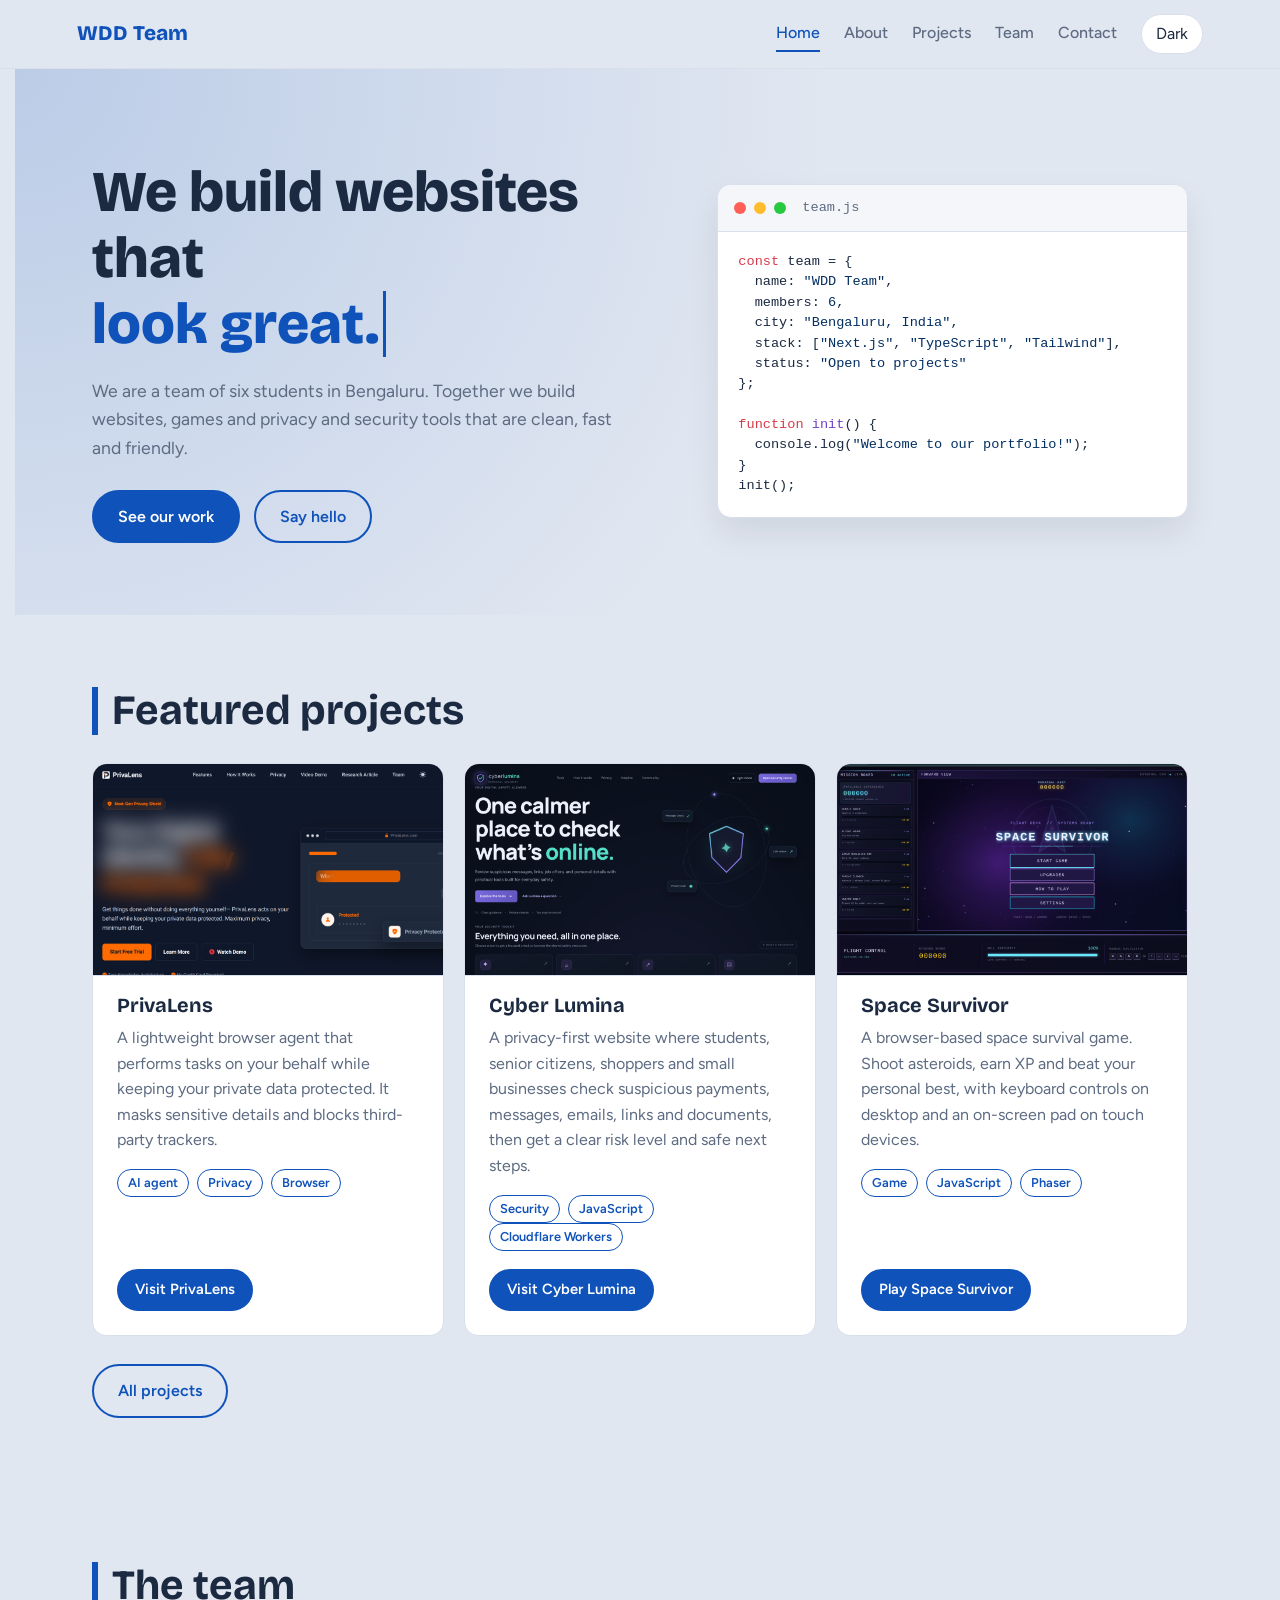
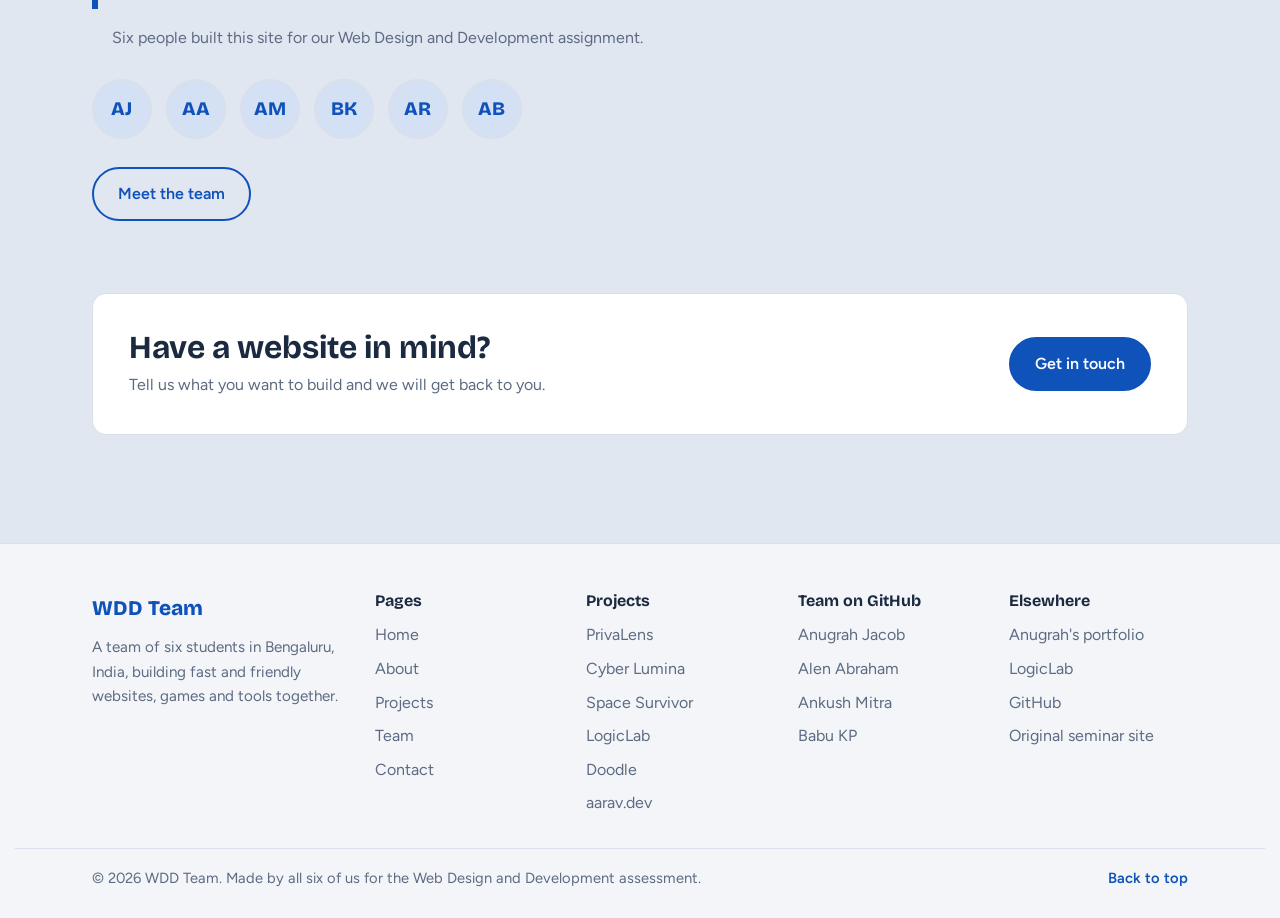
<file: index.html>
<!DOCTYPE html>
<html lang="en">
<head>
  <meta charset="UTF-8">
  <meta name="viewport" content="width=device-width, initial-scale=1">
  <title>Home | WDD Team</title>
  <meta name="description" content="Team portfolio: six students in Bengaluru building websites, games and privacy and security tools.">
  <link rel="icon" href="data:image/svg+xml,%3Csvg xmlns='http://www.w3.org/2000/svg' viewBox='0 0 64 64'%3E%3Crect width='64' height='64' rx='14' fill='%230f52ba'/%3E%3Ctext x='32' y='43' font-size='30' font-family='sans-serif' font-weight='800' text-anchor='middle' fill='white'%3EWT%3C/text%3E%3C/svg%3E">

  <!-- Google Fonts -->
  <link rel="preconnect" href="https://fonts.googleapis.com">
  <link rel="preconnect" href="https://fonts.gstatic.com" crossorigin>
  <link href="https://fonts.googleapis.com/css2?family=Bricolage+Grotesque:wght@600;800&family=Figtree:wght@400;500;600&display=swap" rel="stylesheet">

  <!-- Apply the saved theme before the page paints -->
  <script>try{document.documentElement.setAttribute("data-theme",localStorage.getItem("theme")||"light")}catch(e){}</script>

  <link rel="stylesheet" href="style.css">
</head>
<body id="top">

  <a class="skip-link" href="#main">Skip to content</a>
  <header class="site-header">
    <a href="index.html" class="logo">WDD Team</a>

    <button class="menu-toggle" id="menuToggle" aria-label="Open menu" aria-expanded="false" aria-controls="nav">Menu</button>

    <nav class="nav" id="nav" aria-label="Main">
      <a href="index.html" aria-current="page">Home</a>
      <a href="about.html">About</a>
      <a href="projects.html">Projects</a>
      <a href="team.html">Team</a>
      <a href="contact.html">Contact</a>
      <button class="theme-toggle" id="themeToggle" aria-label="Switch light or dark theme">Dark</button>
    </nav>
  </header>

  <main id="main">
    <section class="hero" id="home">
      <div class="hero-content">
        <h1>We build websites that <span id="typed" class="typed"></span></h1>
        <p class="hero-text">
          We are a team of six students in Bengaluru. Together we build websites, games
          and privacy and security tools that are clean, fast and friendly.
        </p>
        <div class="hero-actions">
          <a href="projects.html" class="btn btn-primary">See our work</a>
          <a href="contact.html" class="btn btn-ghost">Say hello</a>
        </div>
      </div>

      <div class="hero-card-visual">
        <div class="code-window">
          <div class="window-header">
            <span class="dot red"></span>
            <span class="dot yellow"></span>
            <span class="dot green"></span>
            <span class="window-title">team.js</span>
          </div>
          <pre class="code-body"><code><span class="keyword">const</span> team = {
  name: <span class="string">"WDD Team"</span>,
  members: <span class="string">6</span>,
  city: <span class="string">"Bengaluru, India"</span>,
  stack: [<span class="string">"Next.js"</span>, <span class="string">"TypeScript"</span>, <span class="string">"Tailwind"</span>],
  status: <span class="string">"Open to projects"</span>
};

<span class="keyword">function</span> <span class="function">init</span>() {
  console.log(<span class="string">"Welcome to our portfolio!"</span>);
}
init();</code></pre>
        </div>
      </div>
    </section>

    <section class="section" aria-labelledby="featuredTitle">
      <h2 id="featuredTitle">Featured projects</h2>
      <div class="cards">
        <article class="card" data-category="ai">
          <div class="card-media" aria-hidden="true"><span>P</span><img src="img/privalens.png" alt="" width="1200" height="726" loading="lazy" referrerpolicy="no-referrer"></div>
          <h3>PrivaLens</h3>
          <p>A lightweight browser agent that performs tasks on your behalf while keeping your private data protected. It masks sensitive details and blocks third-party trackers.</p>
          <div class="tags"><span class="tag">AI agent</span> <span class="tag">Privacy</span> <span class="tag">Browser</span></div>
          <div class="card-actions">
            <a class="btn btn-primary btn-small" href="https://privalens.ai.studio/" target="_blank" rel="noopener noreferrer">Visit PrivaLens</a>
            
          </div>
        </article>
        <article class="card" data-category="security">
          <div class="card-media" aria-hidden="true"><span>C</span><img src="img/cyber-lumina.png" alt="" width="1200" height="726" loading="lazy" referrerpolicy="no-referrer"></div>
          <h3>Cyber Lumina</h3>
          <p>A privacy-first website where students, senior citizens, shoppers and small businesses check suspicious payments, messages, emails, links and documents, then get a clear risk level and safe next steps.</p>
          <div class="tags"><span class="tag">Security</span> <span class="tag">JavaScript</span> <span class="tag">Cloudflare Workers</span></div>
          <div class="card-actions">
            <a class="btn btn-primary btn-small" href="https://site-sentinel-api.anugrahjacob.workers.dev/" target="_blank" rel="noopener noreferrer">Visit Cyber Lumina</a>
            
          </div>
        </article>
        <article class="card" data-category="games">
          <div class="card-media" aria-hidden="true"><span>S</span><img src="img/space-survivor.png" alt="" width="1200" height="726" loading="lazy" referrerpolicy="no-referrer"></div>
          <h3>Space Survivor</h3>
          <p>A browser-based space survival game. Shoot asteroids, earn XP and beat your personal best, with keyboard controls on desktop and an on-screen pad on touch devices.</p>
          <div class="tags"><span class="tag">Game</span> <span class="tag">JavaScript</span> <span class="tag">Phaser</span></div>
          <div class="card-actions">
            <a class="btn btn-primary btn-small" href="https://space-survivor-4c65b.web.app/" target="_blank" rel="noopener noreferrer">Play Space Survivor</a>
            
          </div>
        </article>
      </div>
      <p class="section-link"><a class="btn btn-ghost" href="projects.html">All projects</a></p>
    </section>

    <section class="section" aria-labelledby="teamTitle">
      <h2 id="teamTitle">The team</h2>
      <p class="section-intro">Six people built this site for our Web Design and Development assignment.</p>
      <div class="avatar-row">
          <a href="https://github.com/Anugrah-Jacob" target="_blank" rel="noopener noreferrer" aria-label="Anugrah Jacob on GitHub" title="Anugrah Jacob"><div class="avatar" aria-hidden="true">AJ<img src="https://github.com/Anugrah-Jacob.png?size=144" alt="" width="72" height="72" loading="lazy" referrerpolicy="no-referrer"></div></a>
          <a href="https://github.com/elysianLens" target="_blank" rel="noopener noreferrer" aria-label="Alen Abraham on GitHub" title="Alen Abraham"><div class="avatar" aria-hidden="true">AA<img src="https://github.com/elysianLens.png?size=144" alt="" width="72" height="72" loading="lazy" referrerpolicy="no-referrer"></div></a>
          <a href="https://github.com/ankushh-m" target="_blank" rel="noopener noreferrer" aria-label="Ankush Mitra on GitHub" title="Ankush Mitra"><div class="avatar" aria-hidden="true">AM<img src="https://github.com/ankushh-m.png?size=144" alt="" width="72" height="72" loading="lazy" referrerpolicy="no-referrer"></div></a>
          <a href="https://github.com/kpbabu669" target="_blank" rel="noopener noreferrer" aria-label="Babu KP on GitHub" title="Babu KP"><div class="avatar" aria-hidden="true">BK<img src="https://github.com/kpbabu669.png?size=144" alt="" width="72" height="72" loading="lazy" referrerpolicy="no-referrer"></div></a>
          <span title="Aayush R" role="img" aria-label="Aayush R"><div class="avatar" aria-hidden="true">AR</div></span>
          <span title="Abin Binesh" role="img" aria-label="Abin Binesh"><div class="avatar" aria-hidden="true">AB</div></span>
      </div>
      <p class="section-link"><a class="btn btn-ghost" href="team.html">Meet the team</a></p>
    </section>

    <section class="cta" aria-labelledby="ctaTitle">
      <div class="cta-inner">
        <div>
          <h2 id="ctaTitle">Have a website in mind?</h2>
          <p>Tell us what you want to build and we will get back to you.</p>
        </div>
        <a href="contact.html" class="btn btn-primary">Get in touch</a>
      </div>
    </section>
  </main>

  <footer class="footer">
    <div class="footer-grid">
      <div class="footer-brand">
        <a href="index.html" class="logo">WDD Team</a>
        <p>A team of six students in Bengaluru, India, building fast and friendly websites, games and tools together.</p>
      </div>
      <nav aria-label="Pages">
        <h2>Pages</h2>
        <ul>
          <li><a href="index.html">Home</a></li>
          <li><a href="about.html">About</a></li>
          <li><a href="projects.html">Projects</a></li>
          <li><a href="team.html">Team</a></li>
          <li><a href="contact.html">Contact</a></li>
        </ul>
      </nav>
      <nav aria-label="Projects">
        <h2>Projects</h2>
        <ul>
          <li><a href="https://privalens.ai.studio/" target="_blank" rel="noopener noreferrer">PrivaLens</a></li>
          <li><a href="https://site-sentinel-api.anugrahjacob.workers.dev/" target="_blank" rel="noopener noreferrer">Cyber Lumina</a></li>
          <li><a href="https://space-survivor-4c65b.web.app/" target="_blank" rel="noopener noreferrer">Space Survivor</a></li>
          <li><a href="https://logiclab.anogre.com/" target="_blank" rel="noopener noreferrer">LogicLab</a></li>
          <li><a href="https://github.com/ankushh-m/Doodle" target="_blank" rel="noopener noreferrer">Doodle</a></li>
          <li><a href="https://ankushh-m.github.io/WDD-Seminar/#home" target="_blank" rel="noopener noreferrer">aarav.dev</a></li>
        </ul>
      </nav>
      <nav aria-label="Team on GitHub">
        <h2>Team on GitHub</h2>
        <ul>
          <li><a href="https://github.com/Anugrah-Jacob" target="_blank" rel="noopener noreferrer">Anugrah Jacob</a></li>
          <li><a href="https://github.com/elysianLens" target="_blank" rel="noopener noreferrer">Alen Abraham</a></li>
          <li><a href="https://github.com/ankushh-m" target="_blank" rel="noopener noreferrer">Ankush Mitra</a></li>
          <li><a href="https://github.com/kpbabu669" target="_blank" rel="noopener noreferrer">Babu KP</a></li>
        </ul>
      </nav>
      <nav aria-label="Elsewhere">
        <h2>Elsewhere</h2>
        <ul>
          <li><a href="https://anugrah.anogre.com/" target="_blank" rel="noopener noreferrer">Anugrah's portfolio</a></li>
          <li><a href="https://logiclab.anogre.com/" target="_blank" rel="noopener noreferrer">LogicLab</a></li>
          <li><a href="https://github.com/Anugrah-Jacob" target="_blank" rel="noopener noreferrer">GitHub</a></li>
          <li><a href="https://ankushh-m.github.io/WDD-Seminar/" target="_blank" rel="noopener noreferrer">Original seminar site</a></li>
        </ul>
      </nav>
    </div>
    <div class="footer-bottom">
      <p>&copy; 2026 WDD Team. Made by all six of us for the Web Design and Development assessment.</p>
      <a href="#top">Back to top</a>
    </div>
  </footer>

  <script src="script.js"></script>
</body>
</html>
</file>
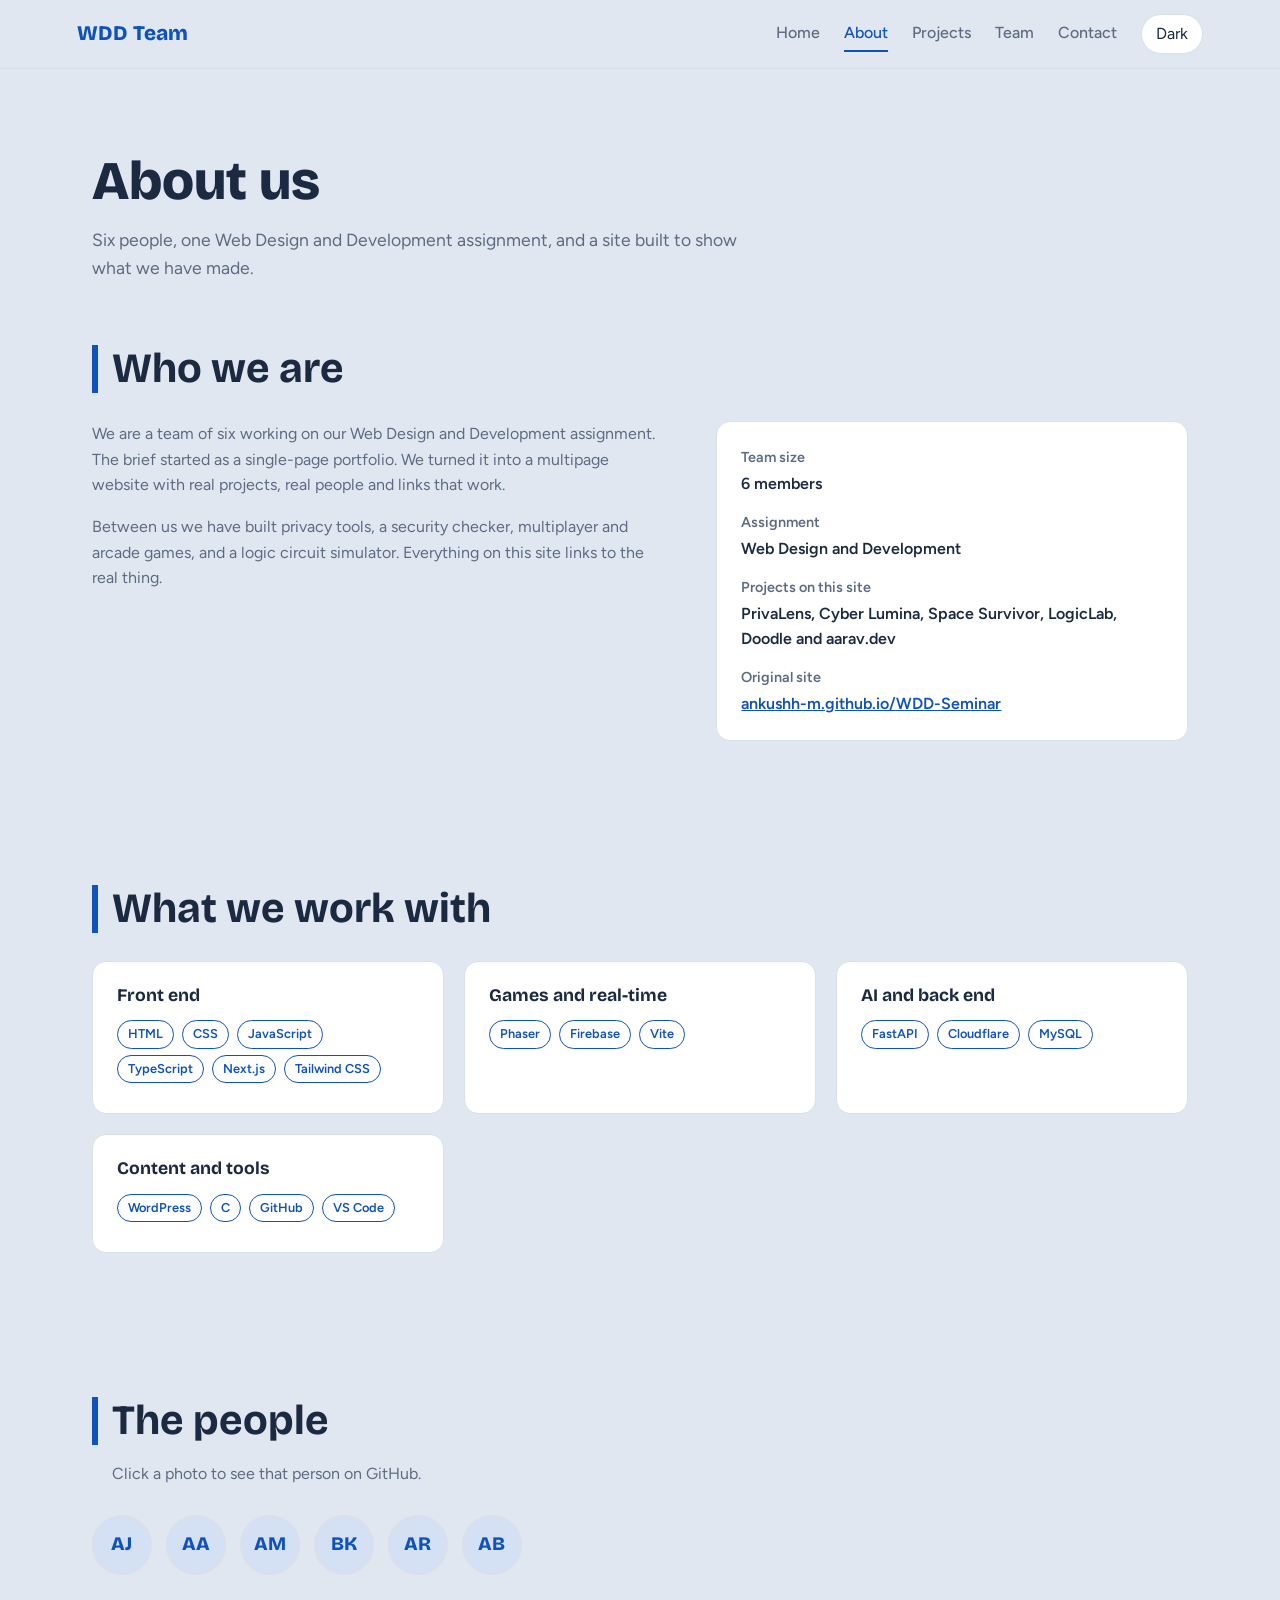
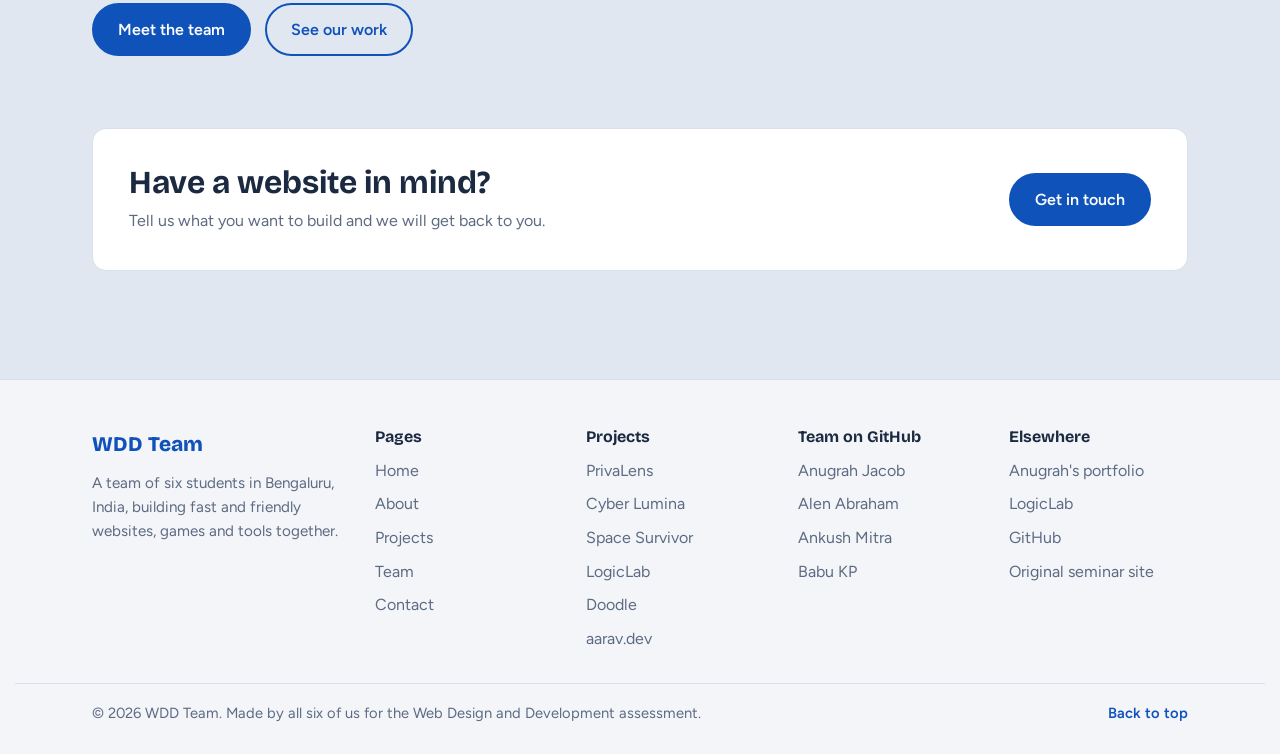
<file: about.html>
<!DOCTYPE html>
<html lang="en">
<head>
  <meta charset="UTF-8">
  <meta name="viewport" content="width=device-width, initial-scale=1">
  <title>About | WDD Team</title>
  <meta name="description" content="About the team behind this site: who we are, what we build with and what we have made.">
  <link rel="icon" href="data:image/svg+xml,%3Csvg xmlns='http://www.w3.org/2000/svg' viewBox='0 0 64 64'%3E%3Crect width='64' height='64' rx='14' fill='%230f52ba'/%3E%3Ctext x='32' y='43' font-size='30' font-family='sans-serif' font-weight='800' text-anchor='middle' fill='white'%3EWT%3C/text%3E%3C/svg%3E">

  <!-- Google Fonts -->
  <link rel="preconnect" href="https://fonts.googleapis.com">
  <link rel="preconnect" href="https://fonts.gstatic.com" crossorigin>
  <link href="https://fonts.googleapis.com/css2?family=Bricolage+Grotesque:wght@600;800&family=Figtree:wght@400;500;600&display=swap" rel="stylesheet">

  <!-- Apply the saved theme before the page paints -->
  <script>try{document.documentElement.setAttribute("data-theme",localStorage.getItem("theme")||"light")}catch(e){}</script>

  <link rel="stylesheet" href="style.css">
</head>
<body id="top">

  <a class="skip-link" href="#main">Skip to content</a>
  <header class="site-header">
    <a href="index.html" class="logo">WDD Team</a>

    <button class="menu-toggle" id="menuToggle" aria-label="Open menu" aria-expanded="false" aria-controls="nav">Menu</button>

    <nav class="nav" id="nav" aria-label="Main">
      <a href="index.html">Home</a>
      <a href="about.html" aria-current="page">About</a>
      <a href="projects.html">Projects</a>
      <a href="team.html">Team</a>
      <a href="contact.html">Contact</a>
      <button class="theme-toggle" id="themeToggle" aria-label="Switch light or dark theme">Dark</button>
    </nav>
  </header>

  <main id="main">
    <div class="page-head">
      <h1>About us</h1>
      <p>Six people, one Web Design and Development assignment, and a site built to show what we have made.</p>
    </div>

    <section class="section" aria-labelledby="whoTitle">
      <h2 id="whoTitle">Who we are</h2>
      <div class="about-grid">
        <div>
          <p>
            We are a team of six working on our Web Design and Development assignment.
            The brief started as a single-page portfolio. We turned it into a multipage
            website with real projects, real people and links that work.
          </p>
          <p>
            Between us we have built privacy tools, a security checker, multiplayer and
            arcade games, and a logic circuit simulator. Everything on this site links to
            the real thing.
          </p>
        </div>
        <ul class="facts">
          <li><strong>Team size</strong><span>6 members</span></li>
          <li><strong>Assignment</strong><span>Web Design and Development</span></li>
          <li><strong>Projects on this site</strong><span>PrivaLens, Cyber Lumina, Space Survivor, LogicLab, Doodle and aarav.dev</span></li>
          <li><strong>Original site</strong><span><a href="https://ankushh-m.github.io/WDD-Seminar/" target="_blank" rel="noopener noreferrer">ankushh-m.github.io/WDD-Seminar</a></span></li>
        </ul>
      </div>
    </section>

    <section class="section" aria-labelledby="skillsTitle">
      <h2 id="skillsTitle">What we work with</h2>
      <div class="skill-groups">
        <div class="skill-group">
          <h3>Front end</h3>
          <span class="tag">HTML</span> <span class="tag">CSS</span> <span class="tag">JavaScript</span>
          <span class="tag">TypeScript</span> <span class="tag">Next.js</span> <span class="tag">Tailwind CSS</span>
        </div>
        <div class="skill-group">
          <h3>Games and real-time</h3>
          <span class="tag">Phaser</span> <span class="tag">Firebase</span> <span class="tag">Vite</span>
        </div>
        <div class="skill-group">
          <h3>AI and back end</h3>
          <span class="tag">FastAPI</span> <span class="tag">Cloudflare</span> <span class="tag">MySQL</span>
        </div>
        <div class="skill-group">
          <h3>Content and tools</h3>
          <span class="tag">WordPress</span> <span class="tag">C</span> <span class="tag">GitHub</span> <span class="tag">VS Code</span>
        </div>
      </div>
    </section>

    <section class="section" aria-labelledby="peopleTitle">
      <h2 id="peopleTitle">The people</h2>
      <p class="section-intro">Click a photo to see that person on GitHub.</p>
      <div class="avatar-row">
          <a href="https://github.com/Anugrah-Jacob" target="_blank" rel="noopener noreferrer" aria-label="Anugrah Jacob on GitHub" title="Anugrah Jacob"><div class="avatar" aria-hidden="true">AJ<img src="https://github.com/Anugrah-Jacob.png?size=144" alt="" width="72" height="72" loading="lazy" referrerpolicy="no-referrer"></div></a>
          <a href="https://github.com/elysianLens" target="_blank" rel="noopener noreferrer" aria-label="Alen Abraham on GitHub" title="Alen Abraham"><div class="avatar" aria-hidden="true">AA<img src="https://github.com/elysianLens.png?size=144" alt="" width="72" height="72" loading="lazy" referrerpolicy="no-referrer"></div></a>
          <a href="https://github.com/ankushh-m" target="_blank" rel="noopener noreferrer" aria-label="Ankush Mitra on GitHub" title="Ankush Mitra"><div class="avatar" aria-hidden="true">AM<img src="https://github.com/ankushh-m.png?size=144" alt="" width="72" height="72" loading="lazy" referrerpolicy="no-referrer"></div></a>
          <a href="https://github.com/kpbabu669" target="_blank" rel="noopener noreferrer" aria-label="Babu KP on GitHub" title="Babu KP"><div class="avatar" aria-hidden="true">BK<img src="https://github.com/kpbabu669.png?size=144" alt="" width="72" height="72" loading="lazy" referrerpolicy="no-referrer"></div></a>
          <span title="Aayush R" role="img" aria-label="Aayush R"><div class="avatar" aria-hidden="true">AR</div></span>
          <span title="Abin Binesh" role="img" aria-label="Abin Binesh"><div class="avatar" aria-hidden="true">AB</div></span>
      </div>
      <p class="section-link">
        <a class="btn btn-primary" href="team.html">Meet the team</a>
        <a class="btn btn-ghost" href="projects.html">See our work</a>
      </p>
    </section>

    <section class="cta" aria-labelledby="ctaTitle">
      <div class="cta-inner">
        <div>
          <h2 id="ctaTitle">Have a website in mind?</h2>
          <p>Tell us what you want to build and we will get back to you.</p>
        </div>
        <a href="contact.html" class="btn btn-primary">Get in touch</a>
      </div>
    </section>
  </main>

  <footer class="footer">
    <div class="footer-grid">
      <div class="footer-brand">
        <a href="index.html" class="logo">WDD Team</a>
        <p>A team of six students in Bengaluru, India, building fast and friendly websites, games and tools together.</p>
      </div>
      <nav aria-label="Pages">
        <h2>Pages</h2>
        <ul>
          <li><a href="index.html">Home</a></li>
          <li><a href="about.html">About</a></li>
          <li><a href="projects.html">Projects</a></li>
          <li><a href="team.html">Team</a></li>
          <li><a href="contact.html">Contact</a></li>
        </ul>
      </nav>
      <nav aria-label="Projects">
        <h2>Projects</h2>
        <ul>
          <li><a href="https://privalens.ai.studio/" target="_blank" rel="noopener noreferrer">PrivaLens</a></li>
          <li><a href="https://site-sentinel-api.anugrahjacob.workers.dev/" target="_blank" rel="noopener noreferrer">Cyber Lumina</a></li>
          <li><a href="https://space-survivor-4c65b.web.app/" target="_blank" rel="noopener noreferrer">Space Survivor</a></li>
          <li><a href="https://logiclab.anogre.com/" target="_blank" rel="noopener noreferrer">LogicLab</a></li>
          <li><a href="https://github.com/ankushh-m/Doodle" target="_blank" rel="noopener noreferrer">Doodle</a></li>
          <li><a href="https://ankushh-m.github.io/WDD-Seminar/#home" target="_blank" rel="noopener noreferrer">aarav.dev</a></li>
        </ul>
      </nav>
      <nav aria-label="Team on GitHub">
        <h2>Team on GitHub</h2>
        <ul>
          <li><a href="https://github.com/Anugrah-Jacob" target="_blank" rel="noopener noreferrer">Anugrah Jacob</a></li>
          <li><a href="https://github.com/elysianLens" target="_blank" rel="noopener noreferrer">Alen Abraham</a></li>
          <li><a href="https://github.com/ankushh-m" target="_blank" rel="noopener noreferrer">Ankush Mitra</a></li>
          <li><a href="https://github.com/kpbabu669" target="_blank" rel="noopener noreferrer">Babu KP</a></li>
        </ul>
      </nav>
      <nav aria-label="Elsewhere">
        <h2>Elsewhere</h2>
        <ul>
          <li><a href="https://anugrah.anogre.com/" target="_blank" rel="noopener noreferrer">Anugrah's portfolio</a></li>
          <li><a href="https://logiclab.anogre.com/" target="_blank" rel="noopener noreferrer">LogicLab</a></li>
          <li><a href="https://github.com/Anugrah-Jacob" target="_blank" rel="noopener noreferrer">GitHub</a></li>
          <li><a href="https://ankushh-m.github.io/WDD-Seminar/" target="_blank" rel="noopener noreferrer">Original seminar site</a></li>
        </ul>
      </nav>
    </div>
    <div class="footer-bottom">
      <p>&copy; 2026 WDD Team. Made by all six of us for the Web Design and Development assessment.</p>
      <a href="#top">Back to top</a>
    </div>
  </footer>

  <script src="script.js"></script>
</body>
</html>
</file>
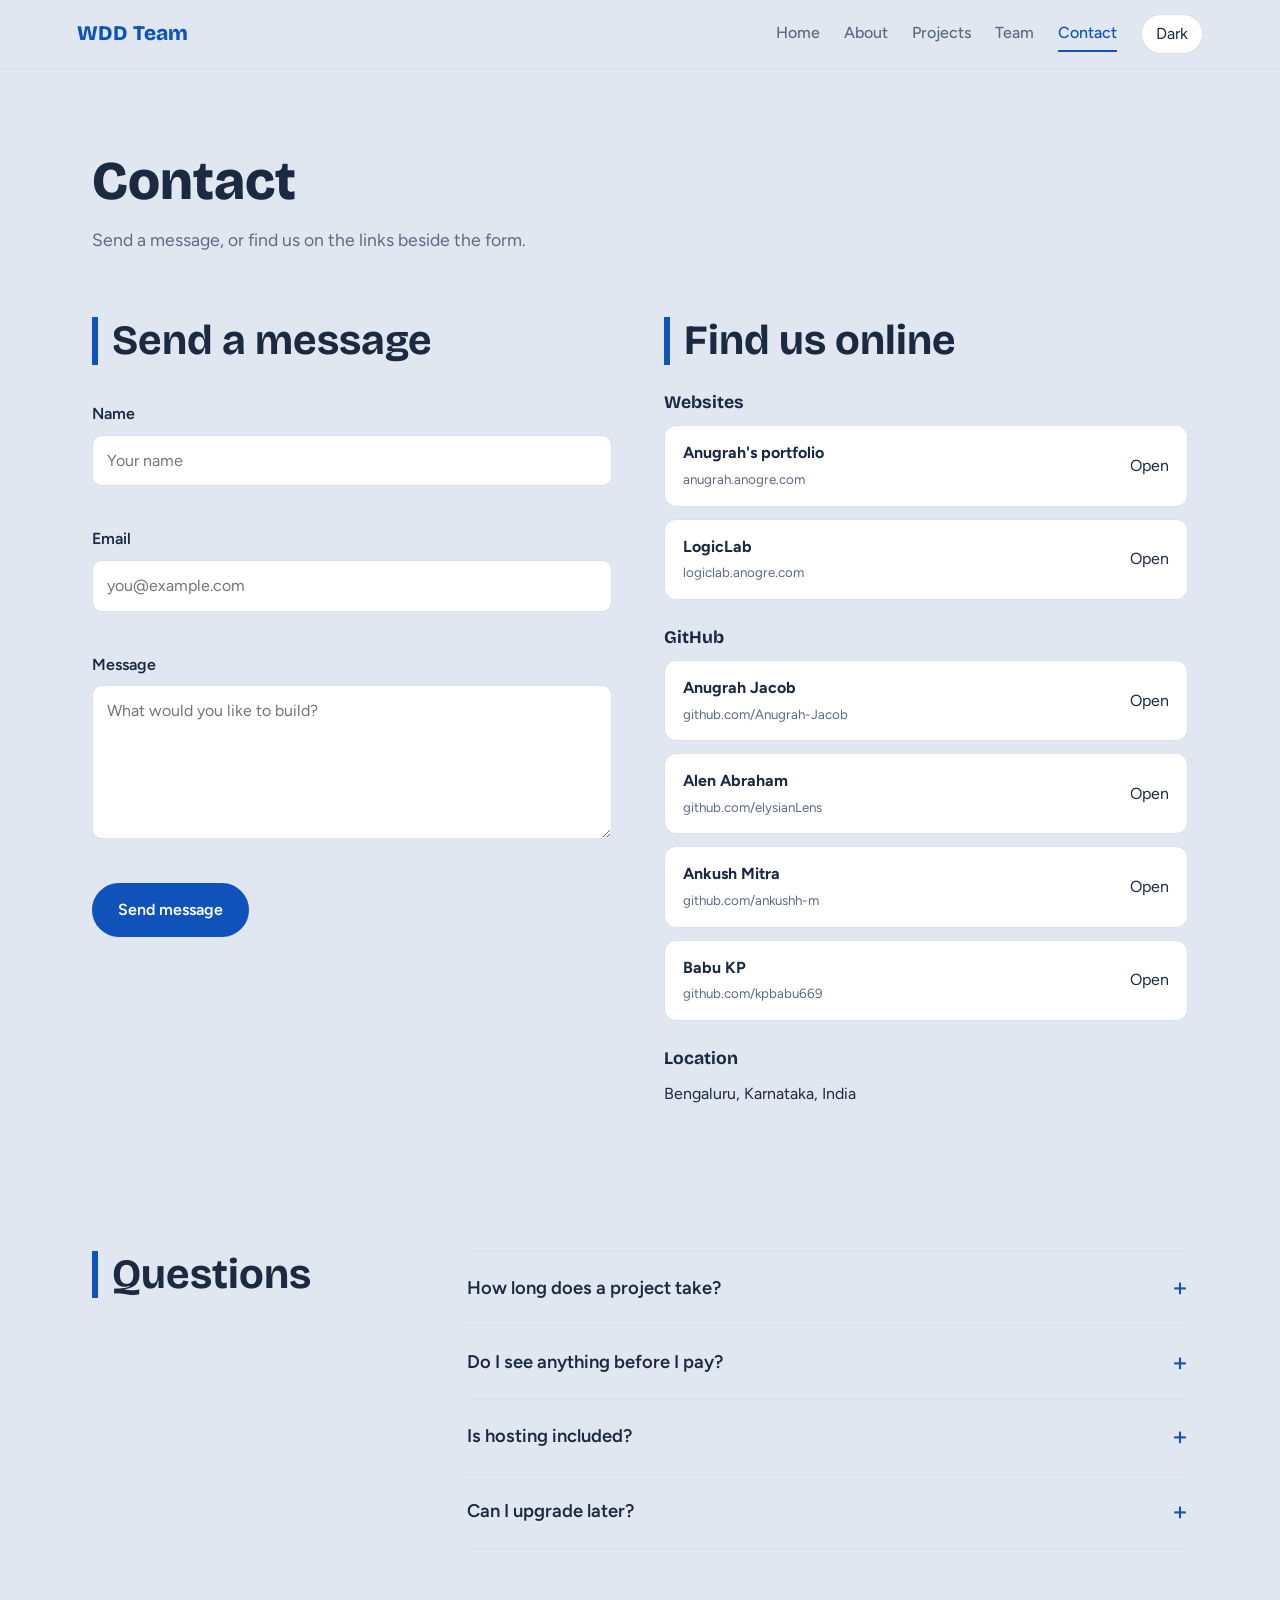
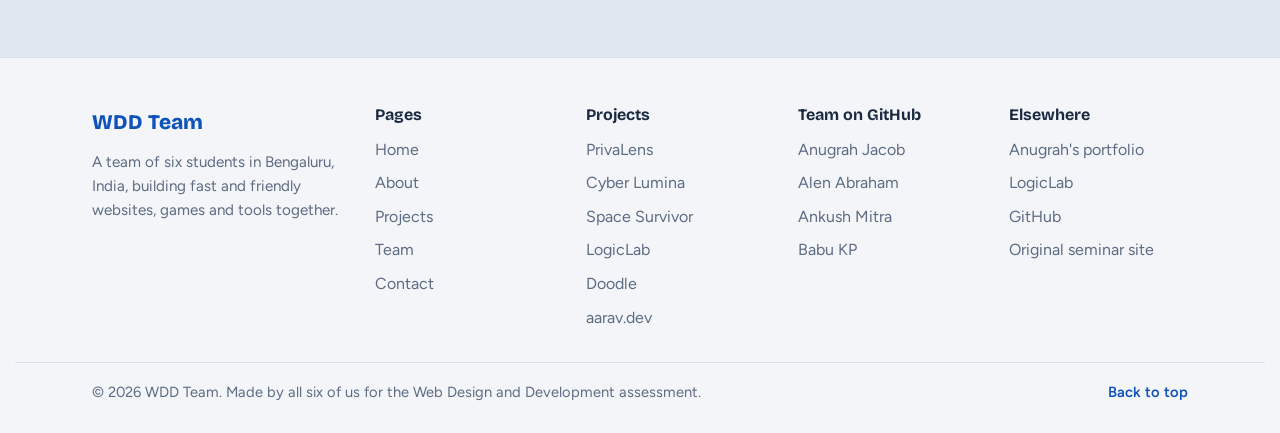
<file: contact.html>
<!DOCTYPE html>
<html lang="en">
<head>
  <meta charset="UTF-8">
  <meta name="viewport" content="width=device-width, initial-scale=1">
  <title>Contact | WDD Team</title>
  <meta name="description" content="Contact the WDD Team.">
  <link rel="icon" href="data:image/svg+xml,%3Csvg xmlns='http://www.w3.org/2000/svg' viewBox='0 0 64 64'%3E%3Crect width='64' height='64' rx='14' fill='%230f52ba'/%3E%3Ctext x='32' y='43' font-size='30' font-family='sans-serif' font-weight='800' text-anchor='middle' fill='white'%3EWT%3C/text%3E%3C/svg%3E">

  <!-- Google Fonts -->
  <link rel="preconnect" href="https://fonts.googleapis.com">
  <link rel="preconnect" href="https://fonts.gstatic.com" crossorigin>
  <link href="https://fonts.googleapis.com/css2?family=Bricolage+Grotesque:wght@600;800&family=Figtree:wght@400;500;600&display=swap" rel="stylesheet">

  <!-- Apply the saved theme before the page paints -->
  <script>try{document.documentElement.setAttribute("data-theme",localStorage.getItem("theme")||"light")}catch(e){}</script>

  <link rel="stylesheet" href="style.css">
</head>
<body id="top">

  <a class="skip-link" href="#main">Skip to content</a>
  <header class="site-header">
    <a href="index.html" class="logo">WDD Team</a>

    <button class="menu-toggle" id="menuToggle" aria-label="Open menu" aria-expanded="false" aria-controls="nav">Menu</button>

    <nav class="nav" id="nav" aria-label="Main">
      <a href="index.html">Home</a>
      <a href="about.html">About</a>
      <a href="projects.html">Projects</a>
      <a href="team.html">Team</a>
      <a href="contact.html" aria-current="page">Contact</a>
      <button class="theme-toggle" id="themeToggle" aria-label="Switch light or dark theme">Dark</button>
    </nav>
  </header>

  <main id="main">
    <div class="page-head">
      <h1>Contact</h1>
      <p>Send a message, or find us on the links beside the form.</p>
    </div>

    <section class="section" aria-labelledby="formTitle">
      <div class="contact-grid">
        <div>
          <h2 id="formTitle">Send a message</h2>
          <form class="form" id="contactForm" novalidate>
            <label for="name">Name</label>
            <input type="text" id="name" name="name" placeholder="Your name" autocomplete="name">
            <small class="error" id="nameError"></small>

            <label for="email">Email</label>
            <input type="email" id="email" name="email" placeholder="you@example.com" autocomplete="email">
            <small class="error" id="emailError"></small>

            <label for="message">Message</label>
            <textarea id="message" name="message" rows="5" placeholder="What would you like to build?"></textarea>
            <small class="error" id="messageError"></small>

            <button type="submit" class="btn btn-primary">Send message</button>
            <p class="form-success" id="formSuccess" role="status"></p>
          </form>
        </div>

        <div>
          <h2>Find us online</h2>
          <h3 class="link-heading">Websites</h3>
          <ul class="link-list">
            <li><a href="https://anugrah.anogre.com/" target="_blank" rel="noopener noreferrer"><span><strong>Anugrah's portfolio</strong><small>anugrah.anogre.com</small></span><span aria-hidden="true">Open</span></a></li>
            <li><a href="https://logiclab.anogre.com/" target="_blank" rel="noopener noreferrer"><span><strong>LogicLab</strong><small>logiclab.anogre.com</small></span><span aria-hidden="true">Open</span></a></li>
          </ul>
          <h3 class="link-heading">GitHub</h3>
          <ul class="link-list">
            <li><a href="https://github.com/Anugrah-Jacob" target="_blank" rel="noopener noreferrer"><span><strong>Anugrah Jacob</strong><small>github.com/Anugrah-Jacob</small></span><span aria-hidden="true">Open</span></a></li><li><a href="https://github.com/elysianLens" target="_blank" rel="noopener noreferrer"><span><strong>Alen Abraham</strong><small>github.com/elysianLens</small></span><span aria-hidden="true">Open</span></a></li><li><a href="https://github.com/ankushh-m" target="_blank" rel="noopener noreferrer"><span><strong>Ankush Mitra</strong><small>github.com/ankushh-m</small></span><span aria-hidden="true">Open</span></a></li><li><a href="https://github.com/kpbabu669" target="_blank" rel="noopener noreferrer"><span><strong>Babu KP</strong><small>github.com/kpbabu669</small></span><span aria-hidden="true">Open</span></a></li>
          </ul>
          <h3 class="link-heading">Location</h3>
          <p>Bengaluru, Karnataka, India</p>
        </div>
      </div>
    </section>

    <section class="section" aria-labelledby="faqTitle">
      <div class="faq">
        <h2 id="faqTitle">Questions</h2>
        <div class="faq-list">
          <details class="faq-item">
            <summary>How long does a project take?</summary>
            <p>A one-page site takes about 2 days. Standard projects usually take 4–7 days depending on how much is custom.</p>
          </details>
          <details class="faq-item">
            <summary>Do I see anything before I pay?</summary>
            <p>Yes. A free demo is built first so you can judge the design before committing.</p>
          </details>
          <details class="faq-item">
            <summary>Is hosting included?</summary>
            <p>Starter and Business plans include one month of free hosting on Cloudflare. After that, hosting is part of the ₹599/month maintenance plan.</p>
          </details>
          <details class="faq-item">
            <summary>Can I upgrade later?</summary>
            <p>Yes. You can move from a smaller plan to a larger one whenever your business grows.</p>
          </details>
        </div>
      </div>
    </section>
  </main>

  <footer class="footer">
    <div class="footer-grid">
      <div class="footer-brand">
        <a href="index.html" class="logo">WDD Team</a>
        <p>A team of six students in Bengaluru, India, building fast and friendly websites, games and tools together.</p>
      </div>
      <nav aria-label="Pages">
        <h2>Pages</h2>
        <ul>
          <li><a href="index.html">Home</a></li>
          <li><a href="about.html">About</a></li>
          <li><a href="projects.html">Projects</a></li>
          <li><a href="team.html">Team</a></li>
          <li><a href="contact.html">Contact</a></li>
        </ul>
      </nav>
      <nav aria-label="Projects">
        <h2>Projects</h2>
        <ul>
          <li><a href="https://privalens.ai.studio/" target="_blank" rel="noopener noreferrer">PrivaLens</a></li>
          <li><a href="https://site-sentinel-api.anugrahjacob.workers.dev/" target="_blank" rel="noopener noreferrer">Cyber Lumina</a></li>
          <li><a href="https://space-survivor-4c65b.web.app/" target="_blank" rel="noopener noreferrer">Space Survivor</a></li>
          <li><a href="https://logiclab.anogre.com/" target="_blank" rel="noopener noreferrer">LogicLab</a></li>
          <li><a href="https://github.com/ankushh-m/Doodle" target="_blank" rel="noopener noreferrer">Doodle</a></li>
          <li><a href="https://ankushh-m.github.io/WDD-Seminar/#home" target="_blank" rel="noopener noreferrer">aarav.dev</a></li>
        </ul>
      </nav>
      <nav aria-label="Team on GitHub">
        <h2>Team on GitHub</h2>
        <ul>
          <li><a href="https://github.com/Anugrah-Jacob" target="_blank" rel="noopener noreferrer">Anugrah Jacob</a></li>
          <li><a href="https://github.com/elysianLens" target="_blank" rel="noopener noreferrer">Alen Abraham</a></li>
          <li><a href="https://github.com/ankushh-m" target="_blank" rel="noopener noreferrer">Ankush Mitra</a></li>
          <li><a href="https://github.com/kpbabu669" target="_blank" rel="noopener noreferrer">Babu KP</a></li>
        </ul>
      </nav>
      <nav aria-label="Elsewhere">
        <h2>Elsewhere</h2>
        <ul>
          <li><a href="https://anugrah.anogre.com/" target="_blank" rel="noopener noreferrer">Anugrah's portfolio</a></li>
          <li><a href="https://logiclab.anogre.com/" target="_blank" rel="noopener noreferrer">LogicLab</a></li>
          <li><a href="https://github.com/Anugrah-Jacob" target="_blank" rel="noopener noreferrer">GitHub</a></li>
          <li><a href="https://ankushh-m.github.io/WDD-Seminar/" target="_blank" rel="noopener noreferrer">Original seminar site</a></li>
        </ul>
      </nav>
    </div>
    <div class="footer-bottom">
      <p>&copy; 2026 WDD Team. Made by all six of us for the Web Design and Development assessment.</p>
      <a href="#top">Back to top</a>
    </div>
  </footer>

  <script src="script.js"></script>
</body>
</html>
</file>
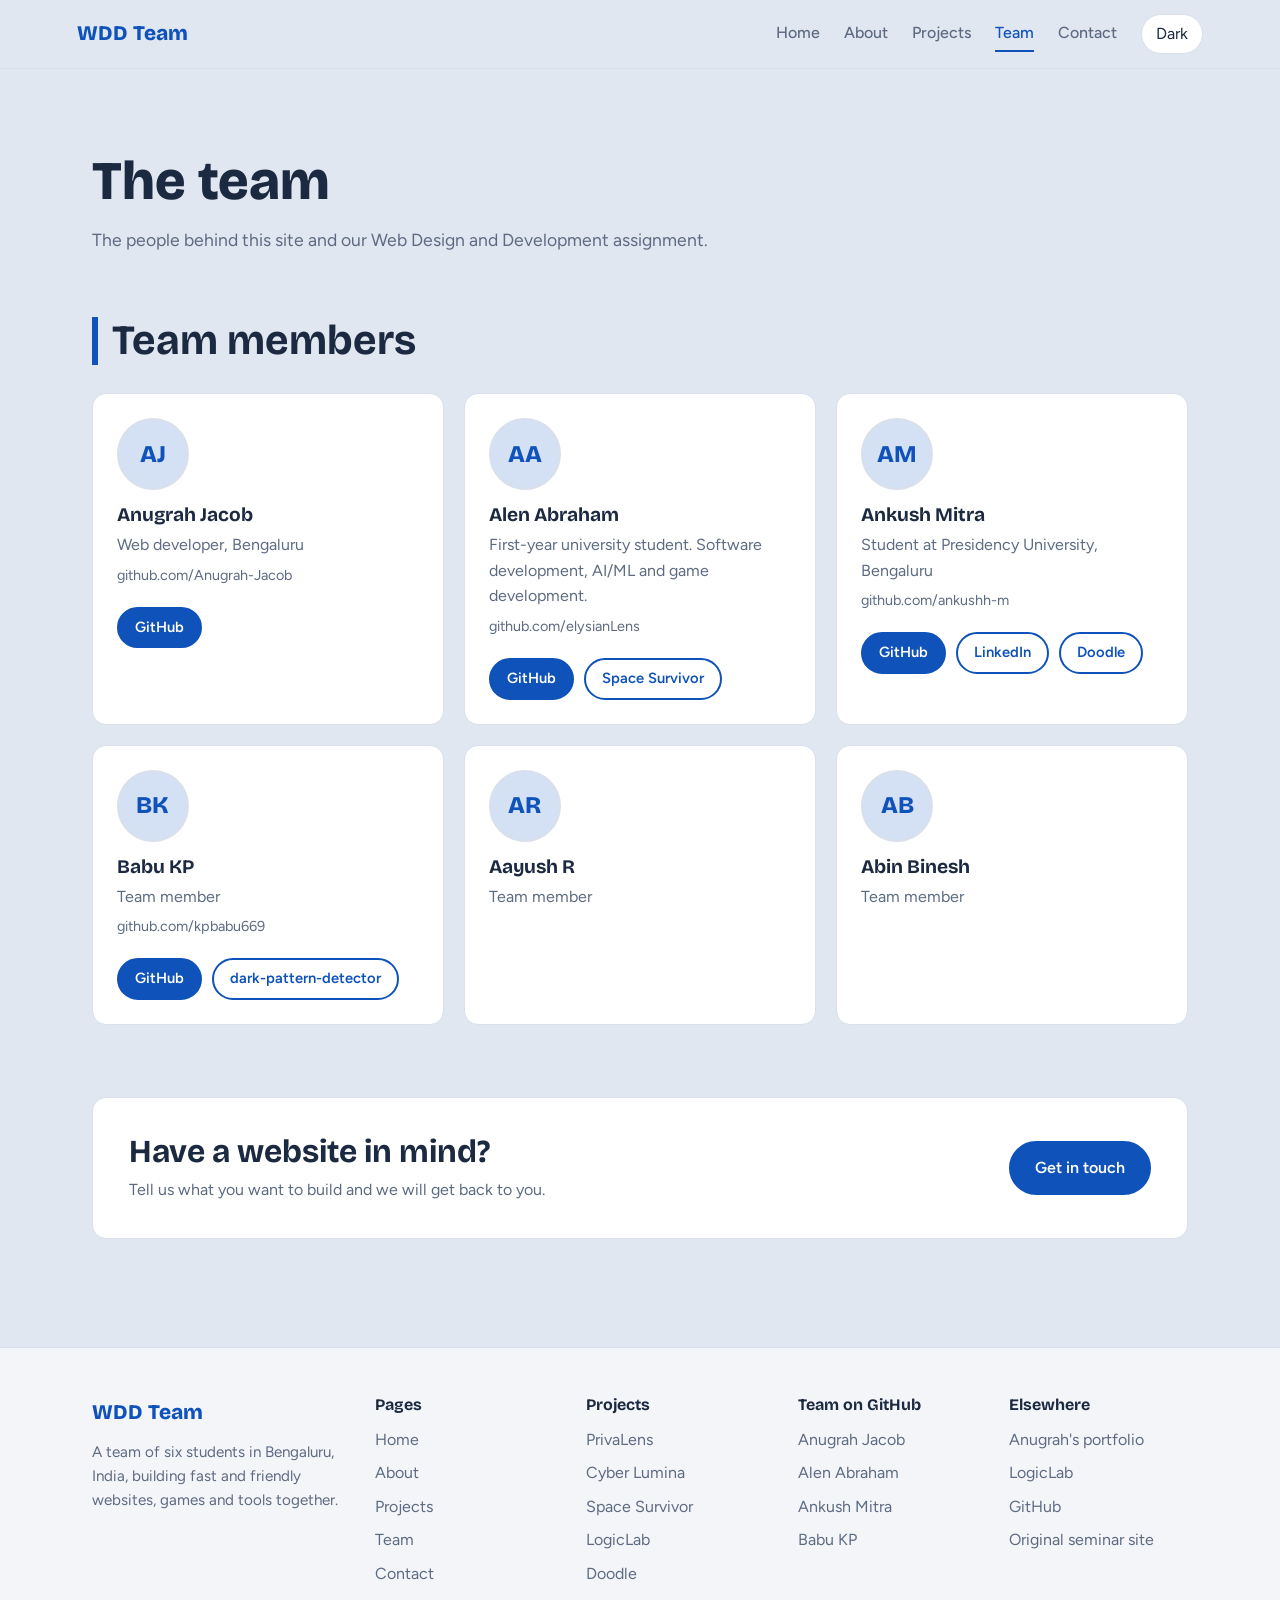
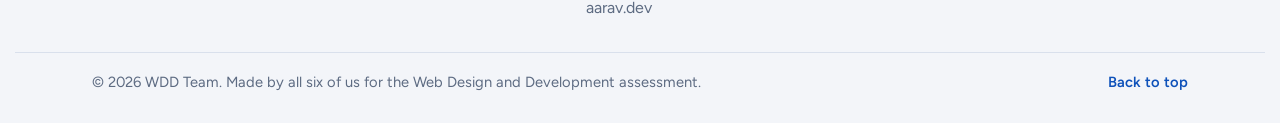
<file: team.html>
<!DOCTYPE html>
<html lang="en">
<head>
  <meta charset="UTF-8">
  <meta name="viewport" content="width=device-width, initial-scale=1">
  <title>Team | WDD Team</title>
  <meta name="description" content="The team behind this Web Design and Development assignment.">
  <link rel="icon" href="data:image/svg+xml,%3Csvg xmlns='http://www.w3.org/2000/svg' viewBox='0 0 64 64'%3E%3Crect width='64' height='64' rx='14' fill='%230f52ba'/%3E%3Ctext x='32' y='43' font-size='30' font-family='sans-serif' font-weight='800' text-anchor='middle' fill='white'%3EWT%3C/text%3E%3C/svg%3E">

  <!-- Google Fonts -->
  <link rel="preconnect" href="https://fonts.googleapis.com">
  <link rel="preconnect" href="https://fonts.gstatic.com" crossorigin>
  <link href="https://fonts.googleapis.com/css2?family=Bricolage+Grotesque:wght@600;800&family=Figtree:wght@400;500;600&display=swap" rel="stylesheet">

  <!-- Apply the saved theme before the page paints -->
  <script>try{document.documentElement.setAttribute("data-theme",localStorage.getItem("theme")||"light")}catch(e){}</script>

  <link rel="stylesheet" href="style.css">
</head>
<body id="top">

  <a class="skip-link" href="#main">Skip to content</a>
  <header class="site-header">
    <a href="index.html" class="logo">WDD Team</a>

    <button class="menu-toggle" id="menuToggle" aria-label="Open menu" aria-expanded="false" aria-controls="nav">Menu</button>

    <nav class="nav" id="nav" aria-label="Main">
      <a href="index.html">Home</a>
      <a href="about.html">About</a>
      <a href="projects.html">Projects</a>
      <a href="team.html" aria-current="page">Team</a>
      <a href="contact.html">Contact</a>
      <button class="theme-toggle" id="themeToggle" aria-label="Switch light or dark theme">Dark</button>
    </nav>
  </header>

  <main id="main">
    <div class="page-head">
      <h1>The team</h1>
      <p>The people behind this site and our Web Design and Development assignment.</p>
    </div>

    <section class="section" aria-labelledby="membersTitle">
      <h2 id="membersTitle">Team members</h2>
      <div class="team-grid">
        <article class="member">
          <div class="avatar" aria-hidden="true">AJ<img src="https://github.com/Anugrah-Jacob.png?size=144" alt="" width="72" height="72" loading="lazy" referrerpolicy="no-referrer"></div>
          <h3>Anugrah Jacob</h3>
          <p class="role">Web developer, Bengaluru</p>
          <span class="handle">github.com/Anugrah-Jacob</span>
          <div class="card-actions">
            <a class="btn btn-primary btn-small" href="https://github.com/Anugrah-Jacob" target="_blank" rel="noopener noreferrer">GitHub</a>
            </div>
        </article>
        <article class="member">
          <div class="avatar" aria-hidden="true">AA<img src="https://github.com/elysianLens.png?size=144" alt="" width="72" height="72" loading="lazy" referrerpolicy="no-referrer"></div>
          <h3>Alen Abraham</h3>
          <p class="role">First-year university student. Software development, AI/ML and game development.</p>
          <span class="handle">github.com/elysianLens</span>
          <div class="card-actions">
            <a class="btn btn-primary btn-small" href="https://github.com/elysianLens" target="_blank" rel="noopener noreferrer">GitHub</a>
            <a class="btn btn-ghost btn-small" href="https://space-survivor-4c65b.web.app/" target="_blank" rel="noopener noreferrer">Space Survivor</a>
            </div>
        </article>
        <article class="member">
          <div class="avatar" aria-hidden="true">AM<img src="https://github.com/ankushh-m.png?size=144" alt="" width="72" height="72" loading="lazy" referrerpolicy="no-referrer"></div>
          <h3>Ankush Mitra</h3>
          <p class="role">Student at Presidency University, Bengaluru</p>
          <span class="handle">github.com/ankushh-m</span>
          <div class="card-actions">
            <a class="btn btn-primary btn-small" href="https://github.com/ankushh-m" target="_blank" rel="noopener noreferrer">GitHub</a>
            <a class="btn btn-ghost btn-small" href="https://linkedin.com/in/ankushh-m" target="_blank" rel="noopener noreferrer">LinkedIn</a>
            <a class="btn btn-ghost btn-small" href="https://github.com/ankushh-m/Doodle" target="_blank" rel="noopener noreferrer">Doodle</a>
            </div>
        </article>
        <article class="member">
          <div class="avatar" aria-hidden="true">BK<img src="https://github.com/kpbabu669.png?size=144" alt="" width="72" height="72" loading="lazy" referrerpolicy="no-referrer"></div>
          <h3>Babu KP</h3>
          <p class="role">Team member</p>
          <span class="handle">github.com/kpbabu669</span>
          <div class="card-actions">
            <a class="btn btn-primary btn-small" href="https://github.com/kpbabu669" target="_blank" rel="noopener noreferrer">GitHub</a>
            <a class="btn btn-ghost btn-small" href="https://github.com/kpbabu669/dark-pattern-detector" target="_blank" rel="noopener noreferrer">dark-pattern-detector</a>
            </div>
        </article>
        <article class="member">
          <div class="avatar" aria-hidden="true">AR</div>
          <h3>Aayush R</h3>
          <p class="role">Team member</p>
          
          
        </article>
        <article class="member">
          <div class="avatar" aria-hidden="true">AB</div>
          <h3>Abin Binesh</h3>
          <p class="role">Team member</p>
          
          
        </article>
      </div>
    </section>

    <section class="cta" aria-labelledby="ctaTitle">
      <div class="cta-inner">
        <div>
          <h2 id="ctaTitle">Have a website in mind?</h2>
          <p>Tell us what you want to build and we will get back to you.</p>
        </div>
        <a href="contact.html" class="btn btn-primary">Get in touch</a>
      </div>
    </section>
  </main>

  <footer class="footer">
    <div class="footer-grid">
      <div class="footer-brand">
        <a href="index.html" class="logo">WDD Team</a>
        <p>A team of six students in Bengaluru, India, building fast and friendly websites, games and tools together.</p>
      </div>
      <nav aria-label="Pages">
        <h2>Pages</h2>
        <ul>
          <li><a href="index.html">Home</a></li>
          <li><a href="about.html">About</a></li>
          <li><a href="projects.html">Projects</a></li>
          <li><a href="team.html">Team</a></li>
          <li><a href="contact.html">Contact</a></li>
        </ul>
      </nav>
      <nav aria-label="Projects">
        <h2>Projects</h2>
        <ul>
          <li><a href="https://privalens.ai.studio/" target="_blank" rel="noopener noreferrer">PrivaLens</a></li>
          <li><a href="https://site-sentinel-api.anugrahjacob.workers.dev/" target="_blank" rel="noopener noreferrer">Cyber Lumina</a></li>
          <li><a href="https://space-survivor-4c65b.web.app/" target="_blank" rel="noopener noreferrer">Space Survivor</a></li>
          <li><a href="https://logiclab.anogre.com/" target="_blank" rel="noopener noreferrer">LogicLab</a></li>
          <li><a href="https://github.com/ankushh-m/Doodle" target="_blank" rel="noopener noreferrer">Doodle</a></li>
          <li><a href="https://ankushh-m.github.io/WDD-Seminar/#home" target="_blank" rel="noopener noreferrer">aarav.dev</a></li>
        </ul>
      </nav>
      <nav aria-label="Team on GitHub">
        <h2>Team on GitHub</h2>
        <ul>
          <li><a href="https://github.com/Anugrah-Jacob" target="_blank" rel="noopener noreferrer">Anugrah Jacob</a></li>
          <li><a href="https://github.com/elysianLens" target="_blank" rel="noopener noreferrer">Alen Abraham</a></li>
          <li><a href="https://github.com/ankushh-m" target="_blank" rel="noopener noreferrer">Ankush Mitra</a></li>
          <li><a href="https://github.com/kpbabu669" target="_blank" rel="noopener noreferrer">Babu KP</a></li>
        </ul>
      </nav>
      <nav aria-label="Elsewhere">
        <h2>Elsewhere</h2>
        <ul>
          <li><a href="https://anugrah.anogre.com/" target="_blank" rel="noopener noreferrer">Anugrah's portfolio</a></li>
          <li><a href="https://logiclab.anogre.com/" target="_blank" rel="noopener noreferrer">LogicLab</a></li>
          <li><a href="https://github.com/Anugrah-Jacob" target="_blank" rel="noopener noreferrer">GitHub</a></li>
          <li><a href="https://ankushh-m.github.io/WDD-Seminar/" target="_blank" rel="noopener noreferrer">Original seminar site</a></li>
        </ul>
      </nav>
    </div>
    <div class="footer-bottom">
      <p>&copy; 2026 WDD Team. Made by all six of us for the Web Design and Development assessment.</p>
      <a href="#top">Back to top</a>
    </div>
  </footer>

  <script src="script.js"></script>
</body>
</html>
</file>
<file: style.css>
/* =====================================================
   1. THEME VARIABLES
   ===================================================== */
:root {
  --bg: #f3f4f6;
  --surface: #ffffff;
  --text: #1b2a41;
  --muted: #5d6b82;
  --border: #d9e0ec;
  --accent: #0f52ba;
  --radius: 14px;
  --page: color-mix(in srgb, var(--accent) 8%, var(--bg));
}

[data-theme="dark"] {
  --bg: #121826;
  --surface: #1c2538;
  --text: #eef2fa;
  --muted: #a3b0c7;
  --border: #2c3850;
  --accent: #5b92f0;
}

/* =====================================================
   2. BASE / RESET
   ===================================================== */
* { box-sizing: border-box; margin: 0; padding: 0; }

html { scroll-behavior: smooth; scroll-padding-top: 80px; }

body {
  font-family: "Figtree", system-ui, sans-serif;
  background: var(--page);
  color: var(--text);
  line-height: 1.6;
  min-height: 100vh;
  display: flex;
  flex-direction: column;
  transition: background 0.4s, color 0.3s;
}
main { flex: 1; }

h1, h2, h3 { font-family: "Bricolage Grotesque", system-ui, sans-serif; line-height: 1.15; }

a { color: inherit; text-decoration: none; }

:focus-visible { outline: 3px solid var(--accent); outline-offset: 3px; }

.skip-link { position: absolute; left: -999px; top: 8px; background: var(--accent); color: #fff; padding: 8px 14px; border-radius: 8px; z-index: 20; }
.skip-link:focus { left: 8px; }

/* =====================================================
   3. HEADER AND NAVIGATION
   ===================================================== */
.site-header {
  position: sticky;
  top: 0;
  z-index: 10;
  display: flex;
  justify-content: space-between;
  align-items: center;
  padding: 14px 6vw;
  background: var(--page);
  border-bottom: 1px solid var(--border);
}

.logo { font-family: "Bricolage Grotesque", sans-serif; font-weight: 800; font-size: 1.3rem; color: var(--accent); }

.nav { display: flex; align-items: center; gap: 24px; }
.nav a { font-weight: 500; color: var(--muted); transition: color 0.2s; padding: 4px 0; border-bottom: 2px solid transparent; }
.nav a:hover { color: var(--accent); }
.nav a[aria-current="page"] { color: var(--accent); border-bottom-color: var(--accent); }

.theme-toggle, .menu-toggle {
  font: inherit;
  padding: 6px 14px;
  border: 1px solid var(--border);
  border-radius: 999px;
  background: var(--surface);
  color: var(--text);
  cursor: pointer;
}

.menu-toggle { display: none; }

/* =====================================================
   4. HERO (home page)
   ===================================================== */
.hero {
  padding: 10vh 6vw 8vh;
  max-width: 1250px;
  margin: 0 auto;
  display: grid;
  grid-template-columns: 1.1fr 0.9fr;
  gap: 50px;
  align-items: center;
  background: radial-gradient(circle at 0% 0%, color-mix(in srgb, var(--accent) 18%, transparent), transparent 60%);
}

.hero h1 { font-size: clamp(2.2rem, 4.5vw, 3.6rem); font-weight: 800; }

.typed { display: block; width: fit-content; min-height: 1.15em; color: var(--accent); border-right: 3px solid var(--accent); padding-right: 4px; animation: blink 0.8s steps(1) infinite; }
@keyframes blink { 50% { border-color: transparent; } }

.hero-text { max-width: 50ch; margin: 20px 0 28px; color: var(--muted); font-size: 1.1rem; }
.hero-actions { display: flex; gap: 14px; flex-wrap: wrap; }

.code-window {
  background: var(--surface);
  border: 1px solid var(--border);
  border-radius: var(--radius);
  box-shadow: 0 16px 32px rgba(0, 0, 0, 0.08);
  overflow: hidden;
  font-family: monospace;
}
.window-header { display: flex; align-items: center; gap: 8px; padding: 12px 16px; background: color-mix(in srgb, var(--border) 30%, var(--surface)); border-bottom: 1px solid var(--border); }
.dot { width: 12px; height: 12px; border-radius: 50%; }
.dot.red { background: #ff5f56; }
.dot.yellow { background: #ffbd2e; }
.dot.green { background: #27c93f; }
.window-title { margin-left: 8px; font-size: 0.85rem; color: var(--muted); }
.code-body { padding: 20px; font-size: 0.85rem; line-height: 1.5; color: var(--text); overflow-x: auto; }
.code-body .keyword { color: #d73a49; }
[data-theme="dark"] .code-body .keyword { color: #ff7b72; }
.code-body .string { color: #032f62; }
[data-theme="dark"] .code-body .string { color: #a5d6ff; }
.code-body .function { color: #6f42c1; }
[data-theme="dark"] .code-body .function { color: #d2a8ff; }

/* =====================================================
   5. BUTTONS
   ===================================================== */
.btn { display: inline-block; font: inherit; font-weight: 600; padding: 12px 24px; border-radius: 999px; border: 2px solid var(--accent); cursor: pointer; transition: transform 0.2s, background 0.2s; }
.btn:hover { transform: translateY(-3px); }
.btn-primary { background: var(--accent); color: #fff; }
[data-theme="dark"] .btn-primary { color: #0b1220; }
.btn-ghost { color: var(--accent); background: transparent; }
.btn-small { padding: 7px 16px; font-size: 0.92rem; }

/* =====================================================
   6. SECTIONS AND PAGE HEADINGS
   ===================================================== */
.section { padding: 8vh 6vw; max-width: 1250px; margin: 0 auto; }
.section h2 { font-size: clamp(1.8rem, 4vw, 2.6rem); margin-bottom: 28px; padding-left: 14px; border-left: 6px solid var(--accent); }
.section-intro { color: var(--muted); max-width: 62ch; margin: -12px 0 28px 20px; }

.page-head { padding: 9vh 6vw 2vh; max-width: 1250px; margin: 0 auto; }
.page-head h1 { font-size: clamp(2.2rem, 5vw, 3.4rem); font-weight: 800; }
.page-head p { color: var(--muted); max-width: 60ch; margin-top: 14px; font-size: 1.1rem; }
.page-head + .section { padding-top: 5vh; }

.section-link { margin-top: 28px; display: flex; gap: 14px; flex-wrap: wrap; }
.facts a { color: var(--accent); text-decoration: underline; }

/* =====================================================
   7. ABOUT PAGE
   ===================================================== */
.about-grid { display: grid; grid-template-columns: 1.1fr 0.9fr; gap: 48px; align-items: start; }
.about-grid p { color: var(--muted); max-width: 58ch; }
.about-grid p + p { margin-top: 16px; }

.facts { list-style: none; display: grid; gap: 14px; background: var(--surface); border: 1px solid var(--border); border-radius: var(--radius); padding: 24px; }
.facts li { display: grid; gap: 2px; }
.facts strong { font-size: 0.9rem; color: var(--muted); font-weight: 600; }
.facts span { font-weight: 600; }

.skill-groups { display: grid; grid-template-columns: repeat(auto-fit, minmax(260px, 1fr)); gap: 20px; }
.skill-group { background: var(--surface); border: 1px solid var(--border); border-radius: var(--radius); padding: 24px; }
.skill-group h3 { font-size: 1.1rem; margin-bottom: 14px; }
.skill-group .tag { margin-bottom: 6px; }

.timeline { list-style: none; display: grid; gap: 18px; border-left: 2px solid var(--border); padding-left: 24px; margin-left: 8px; }
.timeline li { position: relative; }
.timeline li::before { content: ""; position: absolute; left: -31px; top: 8px; width: 12px; height: 12px; border-radius: 50%; background: var(--accent); }
.timeline h3 { font-size: 1.15rem; }
.timeline p { color: var(--muted); }

/* =====================================================
   8. PROJECT FILTERS AND CARDS
   ===================================================== */
.filters { display: flex; gap: 10px; margin-bottom: 24px; flex-wrap: wrap; }
.filter { font: inherit; padding: 8px 18px; border-radius: 999px; border: 1px solid var(--border); background: var(--surface); color: var(--text); cursor: pointer; }
.filter.active { background: var(--accent); border-color: var(--accent); color: #fff; }
[data-theme="dark"] .filter.active { color: #0b1220; }

.cards { display: grid; grid-template-columns: repeat(auto-fit, minmax(260px, 1fr)); gap: 20px; }

.card { display: flex; flex-direction: column; background: var(--surface); border: 1px solid var(--border); border-radius: var(--radius); padding: 24px; transition: transform 0.25s, border-color 0.25s; }
.card:hover { transform: translateY(-6px); border-color: var(--accent); }
.card h3 { margin-bottom: 8px; font-size: 1.25rem; }
.card p { color: var(--muted); margin-bottom: 16px; }
.card .tags { margin-bottom: 18px; }
.card .card-actions { margin-top: auto; display: flex; gap: 10px; flex-wrap: wrap; }
.card.hidden { display: none; }

.tag { display: inline-block; font-size: 0.8rem; font-weight: 600; padding: 3px 10px; border-radius: 999px; border: 1px solid var(--accent); color: var(--accent); margin-right: 4px; }
.filter-empty { color: var(--muted); }

/* Project screenshots */
.card-media { position: relative; aspect-ratio: 1200 / 726; margin: -24px -24px 18px; overflow: hidden; border-radius: var(--radius) var(--radius) 0 0; display: grid; place-items: center; background: color-mix(in srgb, var(--accent) 14%, var(--surface)); border-bottom: 1px solid var(--border); font-family: "Bricolage Grotesque", sans-serif; font-weight: 800; font-size: 3rem; color: var(--accent); }
.card-media img.portrait { object-position: center 20%; }
.card-media img { position: absolute; inset: 0; width: 100%; height: 100%; object-fit: cover; object-position: top left; }

/* =====================================================
   9. TEAM
   ===================================================== */
.team-grid { display: grid; grid-template-columns: repeat(auto-fit, minmax(260px, 1fr)); gap: 20px; }
.member { display: flex; flex-direction: column; gap: 6px; background: var(--surface); border: 1px solid var(--border); border-radius: var(--radius); padding: 24px; transition: border-color 0.25s; }
.member:hover { border-color: var(--accent); }
.member h3 { font-size: 1.2rem; }
.member .role { color: var(--muted); }
.member .handle { color: var(--muted); font-size: 0.9rem; }
.member .card-actions { margin-top: 14px; display: flex; gap: 10px; flex-wrap: wrap; }

.avatar { position: relative; width: 72px; height: 72px; border-radius: 50%; overflow: hidden; display: grid; place-items: center; margin-bottom: 8px; background: color-mix(in srgb, var(--accent) 18%, var(--surface)); border: 2px solid var(--border); font-family: "Bricolage Grotesque", sans-serif; font-weight: 800; font-size: 1.5rem; color: var(--accent); }
.avatar img { position: absolute; inset: 0; width: 100%; height: 100%; object-fit: cover; }

.avatar-row { display: flex; flex-wrap: wrap; gap: 14px; }
.avatar-row a { display: block; border-radius: 50%; transition: transform 0.2s; }
.avatar-row a:hover { transform: translateY(-4px); }
.avatar-row .avatar { margin: 0; width: 60px; height: 60px; font-size: 1.2rem; }

/* =====================================================
   10. CONTACT
   ===================================================== */
.contact-grid { display: grid; grid-template-columns: 1fr 1fr; gap: 48px; align-items: start; }

.form { display: grid; gap: 8px; max-width: 520px; }
.form label { font-weight: 600; margin-top: 8px; }
.form input, .form textarea { font: inherit; padding: 12px 14px; border-radius: 10px; border: 1px solid var(--border); background: var(--surface); color: var(--text); }
.form input.invalid, .form textarea.invalid { border-color: #d93b3b; }
.error { color: #d93b3b; min-height: 1.2em; }
[data-theme="dark"] .error { color: #ff8a8a; }
.form .btn { justify-self: start; margin-top: 12px; }
.form-success { color: var(--accent); font-weight: 600; }

.link-list { list-style: none; display: grid; gap: 12px; }
.link-list a { display: flex; justify-content: space-between; gap: 16px; align-items: center; padding: 14px 18px; background: var(--surface); border: 1px solid var(--border); border-radius: 12px; transition: border-color 0.2s, transform 0.2s; }
.link-list a:hover { border-color: var(--accent); transform: translateX(4px); }
.link-list small { color: var(--muted); }
.link-list strong { display: block; }
.link-heading { font-size: 1.1rem; margin: 28px 0 12px; }
.link-heading:first-child { margin-top: 0; }

/* FAQ accordion */
.faq { display: grid; grid-template-columns: minmax(220px, 1fr) 2.2fr; gap: 48px; align-items: start; }
.faq h2 { margin-bottom: 0; }
.faq-item { border-bottom: 1px solid var(--border); }
.faq-item:first-child { border-top: 1px solid var(--border); }
.faq-item summary { display: flex; justify-content: space-between; align-items: center; gap: 24px; padding: 22px 0; font-size: 1.15rem; font-weight: 600; cursor: pointer; list-style: none; }
.faq-item summary::-webkit-details-marker { display: none; }
.faq-item summary::after { content: "+"; flex: none; font-size: 1.6rem; line-height: 1; font-weight: 500; color: var(--accent); transition: transform 0.25s; }
.faq-item[open] summary::after { transform: rotate(45deg); }
.faq-item p { color: var(--muted); max-width: 60ch; padding: 0 0 22px; }
@media (max-width: 860px) { .faq { grid-template-columns: 1fr; gap: 24px; } }

/* =====================================================
   11. CALL TO ACTION BAND
   ===================================================== */
.cta { max-width: 1250px; margin: 0 auto 8vh; padding: 0 6vw; }
.cta-inner { display: flex; justify-content: space-between; align-items: center; gap: 24px; flex-wrap: wrap; padding: 36px; border-radius: var(--radius); background: var(--surface); border: 1px solid var(--border); }
.cta-inner h2 { font-size: clamp(1.4rem, 3vw, 2rem); }
.cta-inner p { color: var(--muted); margin-top: 6px; }

/* =====================================================
   12. FOOTER
   ===================================================== */
.footer { margin-top: 4vh; border-top: 1px solid var(--border); background: color-mix(in srgb, var(--surface) 60%, var(--page)); }
.footer-grid { max-width: 1250px; margin: 0 auto; padding: 48px 6vw 32px; display: grid; grid-template-columns: 1.4fr repeat(4, 1fr); gap: 32px; }
.footer h2 { font-size: 1rem; margin-bottom: 12px; }
.footer-brand p { color: var(--muted); max-width: 34ch; margin-top: 10px; font-size: 0.95rem; }
.footer ul { list-style: none; display: grid; gap: 8px; }
.footer ul a { color: var(--muted); transition: color 0.2s; }
.footer ul a:hover { color: var(--accent); text-decoration: underline; }
.footer-bottom { max-width: 1250px; margin: 0 auto; padding: 18px 6vw 28px; border-top: 1px solid var(--border); display: flex; justify-content: space-between; gap: 12px; flex-wrap: wrap; color: var(--muted); font-size: 0.92rem; }
.footer-bottom a { color: var(--accent); font-weight: 600; }

/* =====================================================
   13. RESPONSIVE
   ===================================================== */
@media (max-width: 960px) {
  .footer-grid { grid-template-columns: 1fr 1fr; }
  .footer-brand { grid-column: 1 / -1; }
}

@media (max-width: 860px) {
  .hero { grid-template-columns: 1fr; gap: 30px; }
  .menu-toggle { display: block; }
  .nav { display: none; position: absolute; top: 100%; left: 0; right: 0; flex-direction: column; align-items: flex-start; padding: 20px 6vw; background: var(--page); border-bottom: 1px solid var(--border); }
  .nav.open { display: flex; }
  .about-grid, .contact-grid { grid-template-columns: 1fr; }
}

@media (max-width: 480px) {
  .footer-grid { grid-template-columns: 1fr; }
}

@media (prefers-reduced-motion: reduce) {
  * { animation: none !important; transition: none !important; scroll-behavior: auto !important; }
}
</file>
